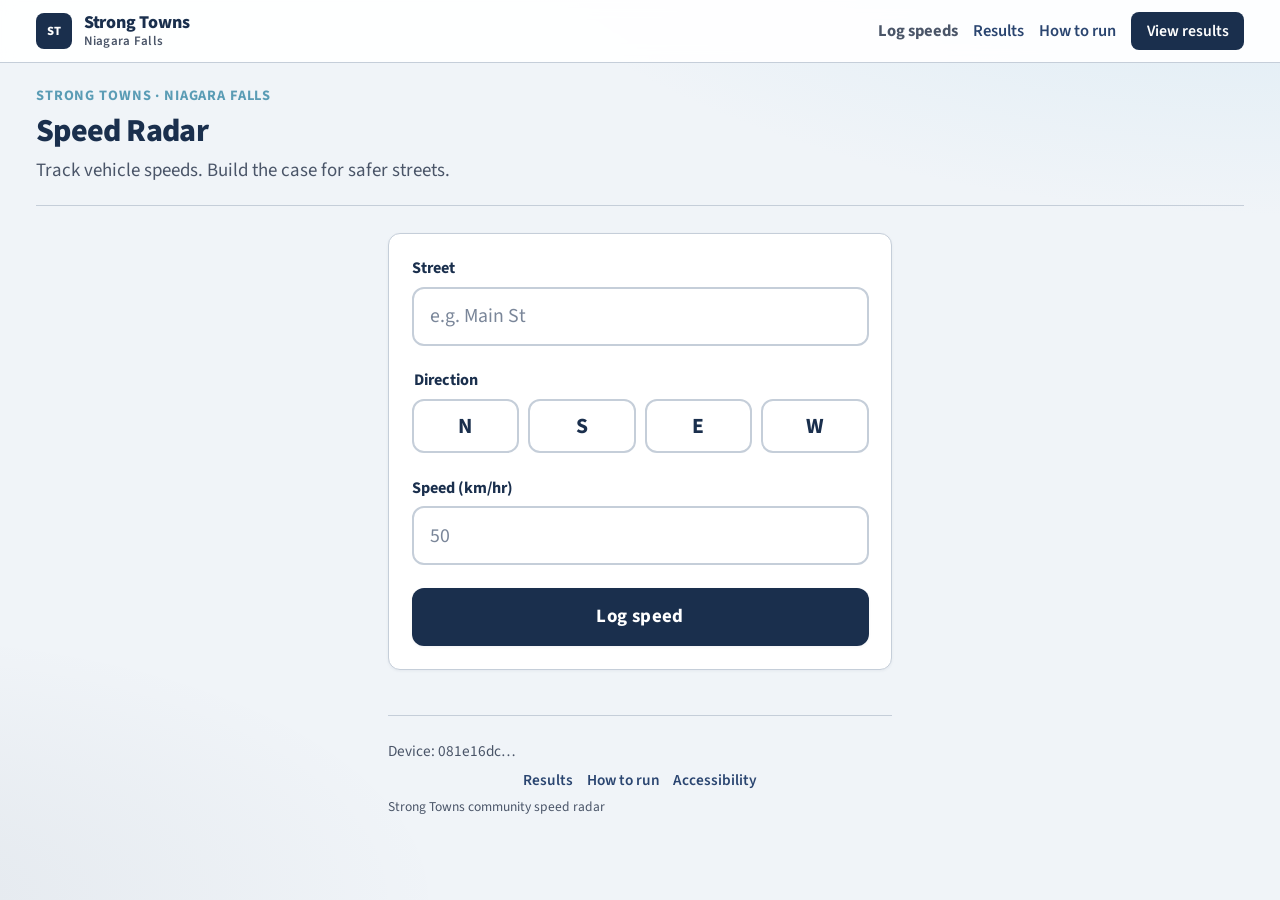
<file: index.html>
<!DOCTYPE html>
<html lang="en">
<head>
  <meta charset="UTF-8">
  <meta name="viewport" content="width=device-width, initial-scale=1.0">
  <title>Speed Radar · Strong Towns Niagara Falls</title>
  <link rel="icon" href="logo.png" type="image/png">
  <link rel="preconnect" href="https://fonts.googleapis.com">
  <link rel="preconnect" href="https://fonts.gstatic.com" crossorigin>
  <link href="https://fonts.googleapis.com/css2?family=Source+Sans+3:wght@400;600;700;800&display=swap" rel="stylesheet">
  <link rel="stylesheet" href="styles.css">
</head>
<body>
  <a class="skip-link" href="#main-content">Skip to main content</a>

  <div id="login-overlay" class="overlay" hidden>
    <div class="overlay-card">
      <div class="page-hero">
        <p class="eyebrow">Strong Towns · Niagara Falls</p>
        <h1>Speed Radar</h1>
        <p class="tagline">Community tool for safer streets</p>
      </div>
      <form id="login-form">
        <input type="text" name="username" autocomplete="username" tabindex="-1" aria-hidden="true" class="sr-only">
        <div class="field">
          <label for="password">Password</label>
          <input type="password" id="password" name="password" autocomplete="current-password" required aria-describedby="login-error">
        </div>
        <p id="login-error" class="error" role="alert" hidden>Incorrect password.</p>
        <button type="submit">Enter</button>
      </form>
    </div>
  </div>

  <div id="app" hidden>
    <header class="top-nav">
      <a class="top-nav-brand" href="index.html">
        <span class="brand-mark" aria-hidden="true">ST</span>
        <span class="brand-name">Strong Towns <span class="brand-place">Niagara Falls</span></span>
      </a>
      <nav class="top-nav-links" aria-label="Site">
        <span class="nav-current" aria-current="page">Log speeds</span>
        <a href="results.html">Results</a>
        <a href="guide.html">How to run</a>
        <a class="top-nav-cta" href="results.html">View results</a>
      </nav>
    </header>

    <main id="main-content" class="page-shell" tabindex="-1">
      <header class="page-hero">
        <p class="eyebrow">Strong Towns · Niagara Falls</p>
        <h1>Speed Radar</h1>
        <p class="tagline">Track vehicle speeds. Build the case for safer streets.</p>
      </header>

      <div class="page-content page-content--tracker">
        <form id="radar-form" novalidate>
          <div class="field">
            <label for="street">Street</label>
            <input type="text" id="street" name="street" inputmode="text" autocomplete="street-address" placeholder="e.g. Main St" required>
          </div>

          <fieldset class="field">
            <legend>Direction</legend>
            <div class="segmented" role="group" aria-label="Direction">
              <button type="button" class="dir-btn" data-direction="N" aria-pressed="false">N</button>
              <button type="button" class="dir-btn" data-direction="S" aria-pressed="false">S</button>
              <button type="button" class="dir-btn" data-direction="E" aria-pressed="false">E</button>
              <button type="button" class="dir-btn" data-direction="W" aria-pressed="false">W</button>
            </div>
          </fieldset>

          <div class="field">
            <label for="speed">Speed (km/hr)</label>
            <input type="number" id="speed" name="speed" inputmode="numeric" min="1" max="250" step="1" placeholder="50" required aria-describedby="form-error">
          </div>

          <p id="form-error" class="error" role="alert" aria-live="assertive" hidden></p>
          <button type="submit" id="submit-btn">Log speed</button>
        </form>

        <section id="recent-section" class="recent-section" hidden aria-labelledby="recent-heading">
          <h2 id="recent-heading">Recent readings</h2>
          <ul id="recent-list" class="recent-list"></ul>
        </section>

        <footer class="site-footer">
          <p id="status-line">Device: <span id="device-id"></span></p>
          <p id="queue-line" class="info-strip" hidden><span id="queue-count">0</span> pending — will retry automatically</p>
          <nav class="footer-nav" aria-label="Footer">
            <a href="results.html">Results</a>
            <a href="guide.html">How to run</a>
            <a href="accessibility.html">Accessibility</a>
          </nav>
          <p class="footer-credit">Strong Towns community speed radar</p>
        </footer>
      </div>
    </main>
  </div>

  <script src="app.js"></script>
</body>
</html>
</file>
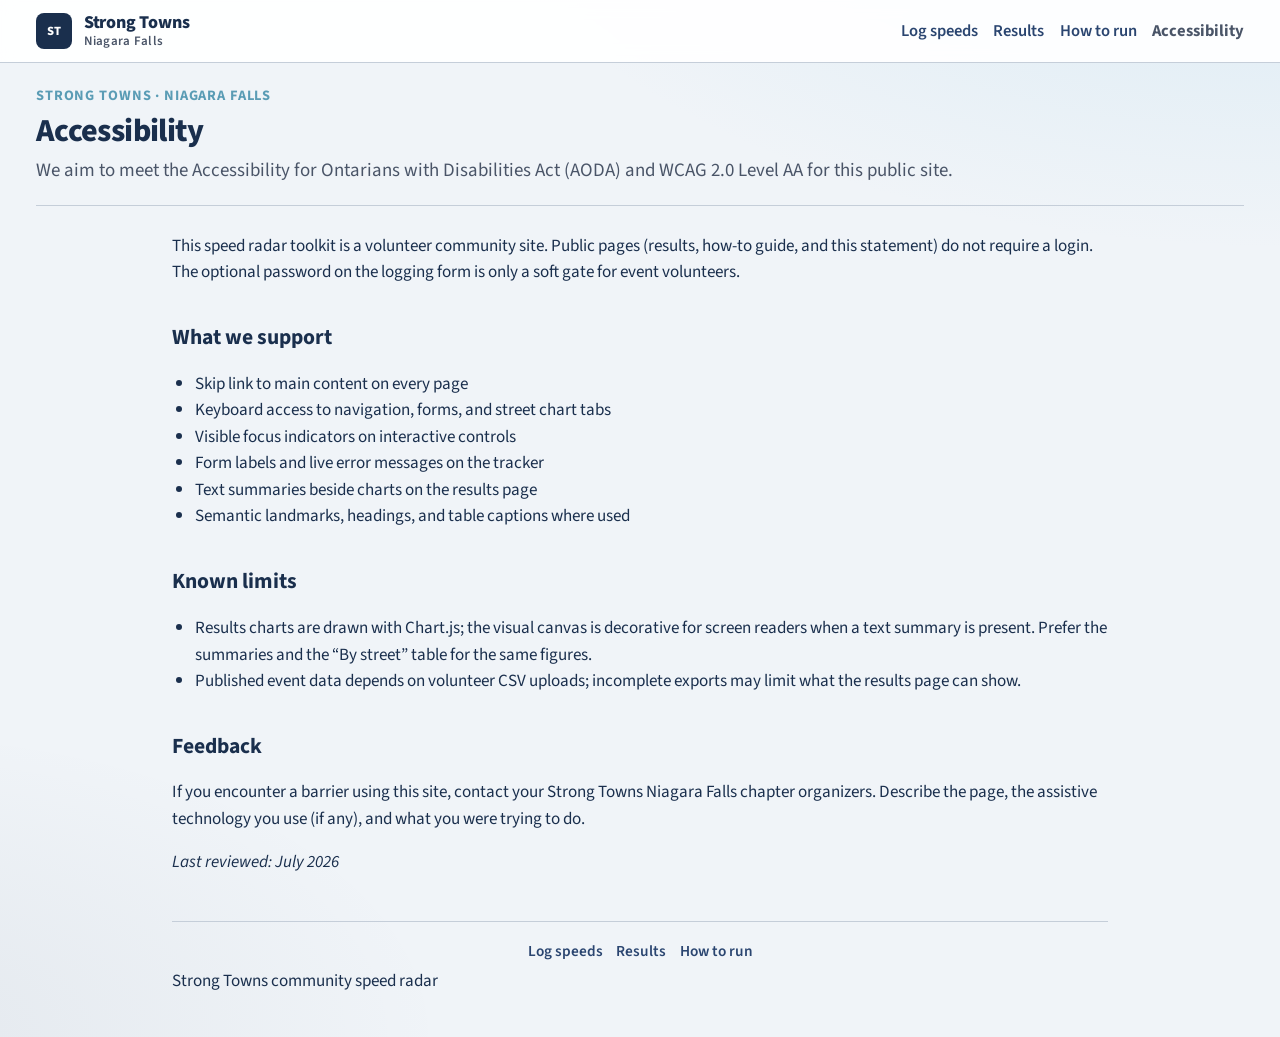
<file: accessibility.html>
<!DOCTYPE html>
<html lang="en">
<head>
  <meta charset="UTF-8">
  <meta name="viewport" content="width=device-width, initial-scale=1.0">
  <title>Accessibility · Strong Towns Speed Radar</title>
  <link rel="icon" href="logo.png" type="image/png">
  <link rel="preconnect" href="https://fonts.googleapis.com">
  <link rel="preconnect" href="https://fonts.gstatic.com" crossorigin>
  <link href="https://fonts.googleapis.com/css2?family=Source+Sans+3:wght@400;600;700;800&display=swap" rel="stylesheet">
  <link rel="stylesheet" href="styles.css">
</head>
<body>
  <a class="skip-link" href="#main-content">Skip to main content</a>

  <div id="a11y-app">
    <header class="top-nav">
      <a class="top-nav-brand" href="index.html">
        <span class="brand-mark" aria-hidden="true">ST</span>
        <span class="brand-name">Strong Towns <span class="brand-place">Niagara Falls</span></span>
      </a>
      <nav class="top-nav-links" aria-label="Site">
        <a href="index.html">Log speeds</a>
        <a href="results.html">Results</a>
        <a href="guide.html">How to run</a>
        <span class="nav-current" aria-current="page">Accessibility</span>
      </nav>
    </header>

    <main id="main-content" class="page-shell" tabindex="-1">
      <header class="page-hero">
        <p class="eyebrow">Strong Towns · Niagara Falls</p>
        <h1>Accessibility</h1>
        <p class="tagline">We aim to meet the Accessibility for Ontarians with Disabilities Act (AODA) and WCAG 2.0 Level AA for this public site.</p>
      </header>

      <div class="page-content page-content--prose a11y-prose">
        <p>This speed radar toolkit is a volunteer community site. Public pages (results, how-to guide, and this statement) do not require a login. The optional password on the logging form is only a soft gate for event volunteers.</p>

        <h2>What we support</h2>
        <ul>
          <li>Skip link to main content on every page</li>
          <li>Keyboard access to navigation, forms, and street chart tabs</li>
          <li>Visible focus indicators on interactive controls</li>
          <li>Form labels and live error messages on the tracker</li>
          <li>Text summaries beside charts on the results page</li>
          <li>Semantic landmarks, headings, and table captions where used</li>
        </ul>

        <h2>Known limits</h2>
        <ul>
          <li>Results charts are drawn with Chart.js; the visual canvas is decorative for screen readers when a text summary is present. Prefer the summaries and the “By street” table for the same figures.</li>
          <li>Published event data depends on volunteer CSV uploads; incomplete exports may limit what the results page can show.</li>
        </ul>

        <h2>Feedback</h2>
        <p>If you encounter a barrier using this site, contact your Strong Towns Niagara Falls chapter organizers. Describe the page, the assistive technology you use (if any), and what you were trying to do.</p>

        <p><em>Last reviewed: July 2026</em></p>

        <footer class="site-footer">
          <nav class="footer-nav" aria-label="Footer">
            <a href="index.html">Log speeds</a>
            <a href="results.html">Results</a>
            <a href="guide.html">How to run</a>
          </nav>
          <p class="footer-credit">Strong Towns community speed radar</p>
        </footer>
      </div>
    </main>
  </div>
</body>
</html>
</file>
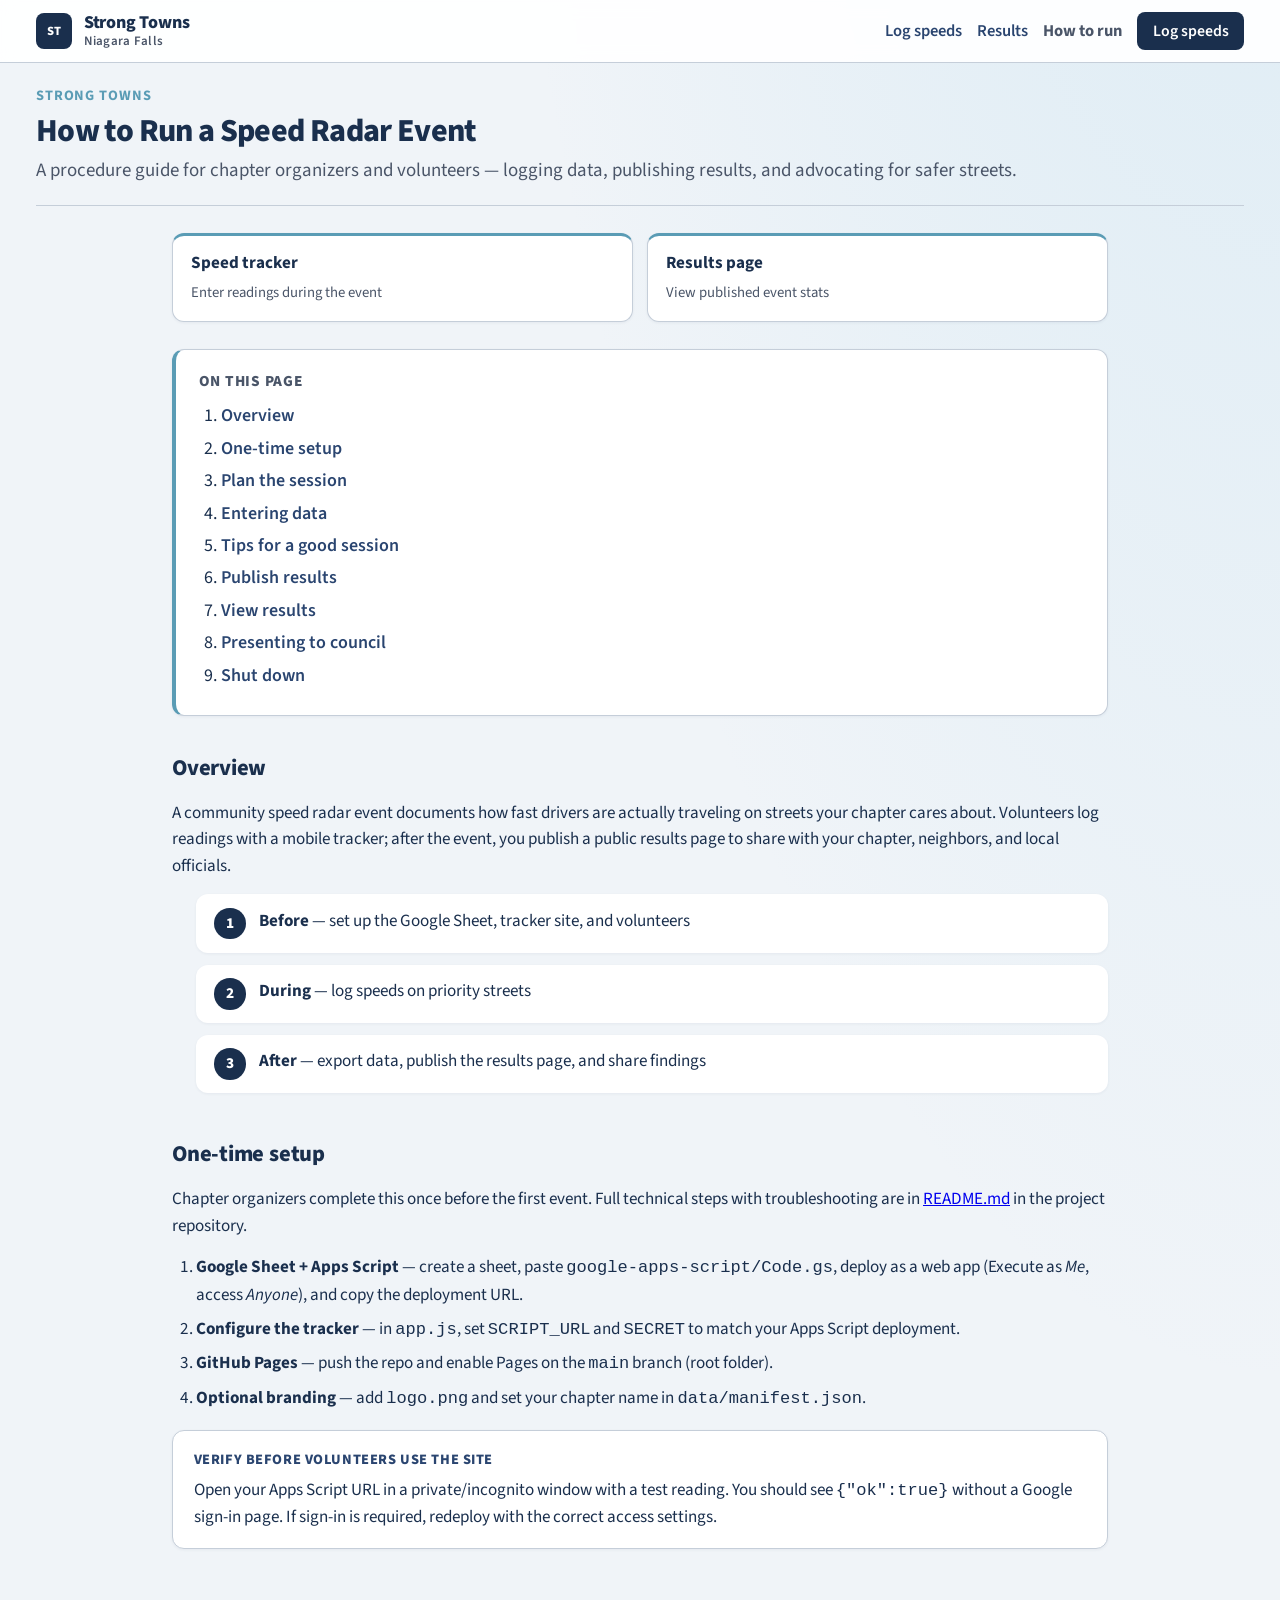
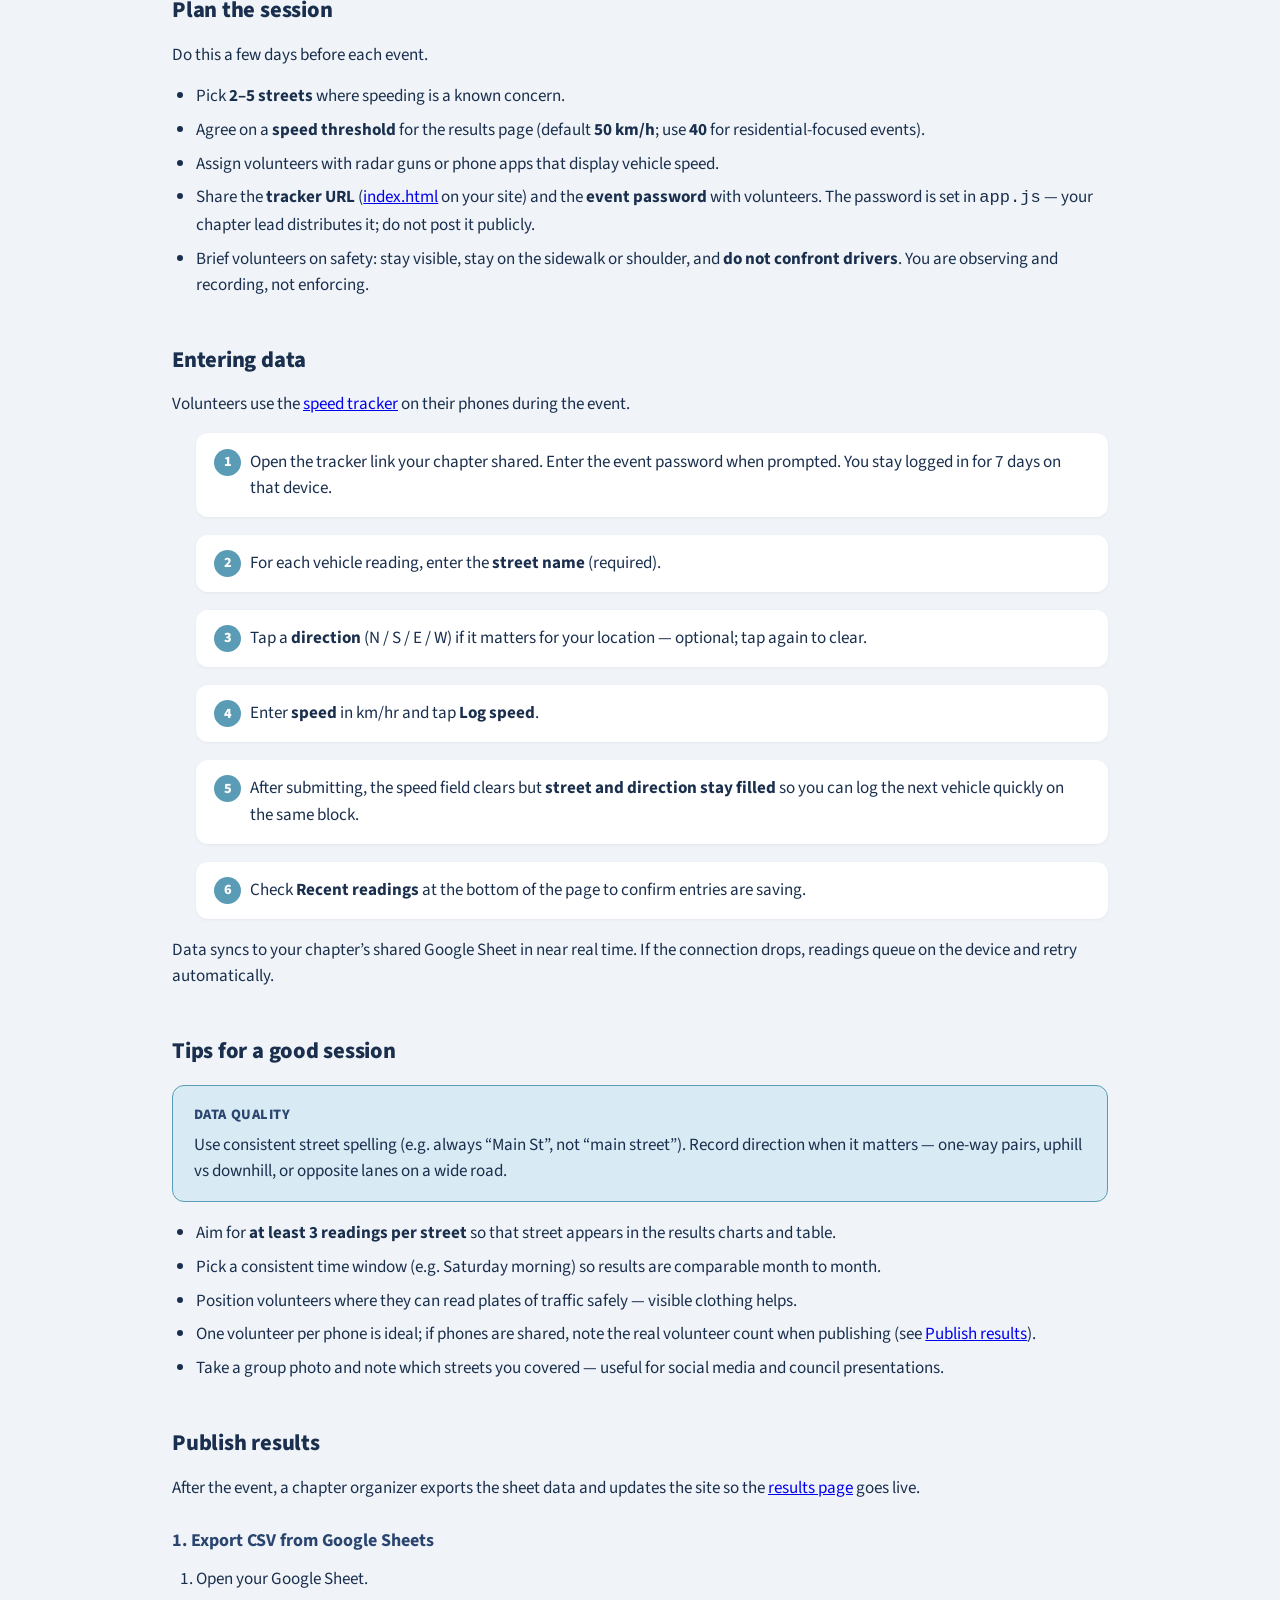
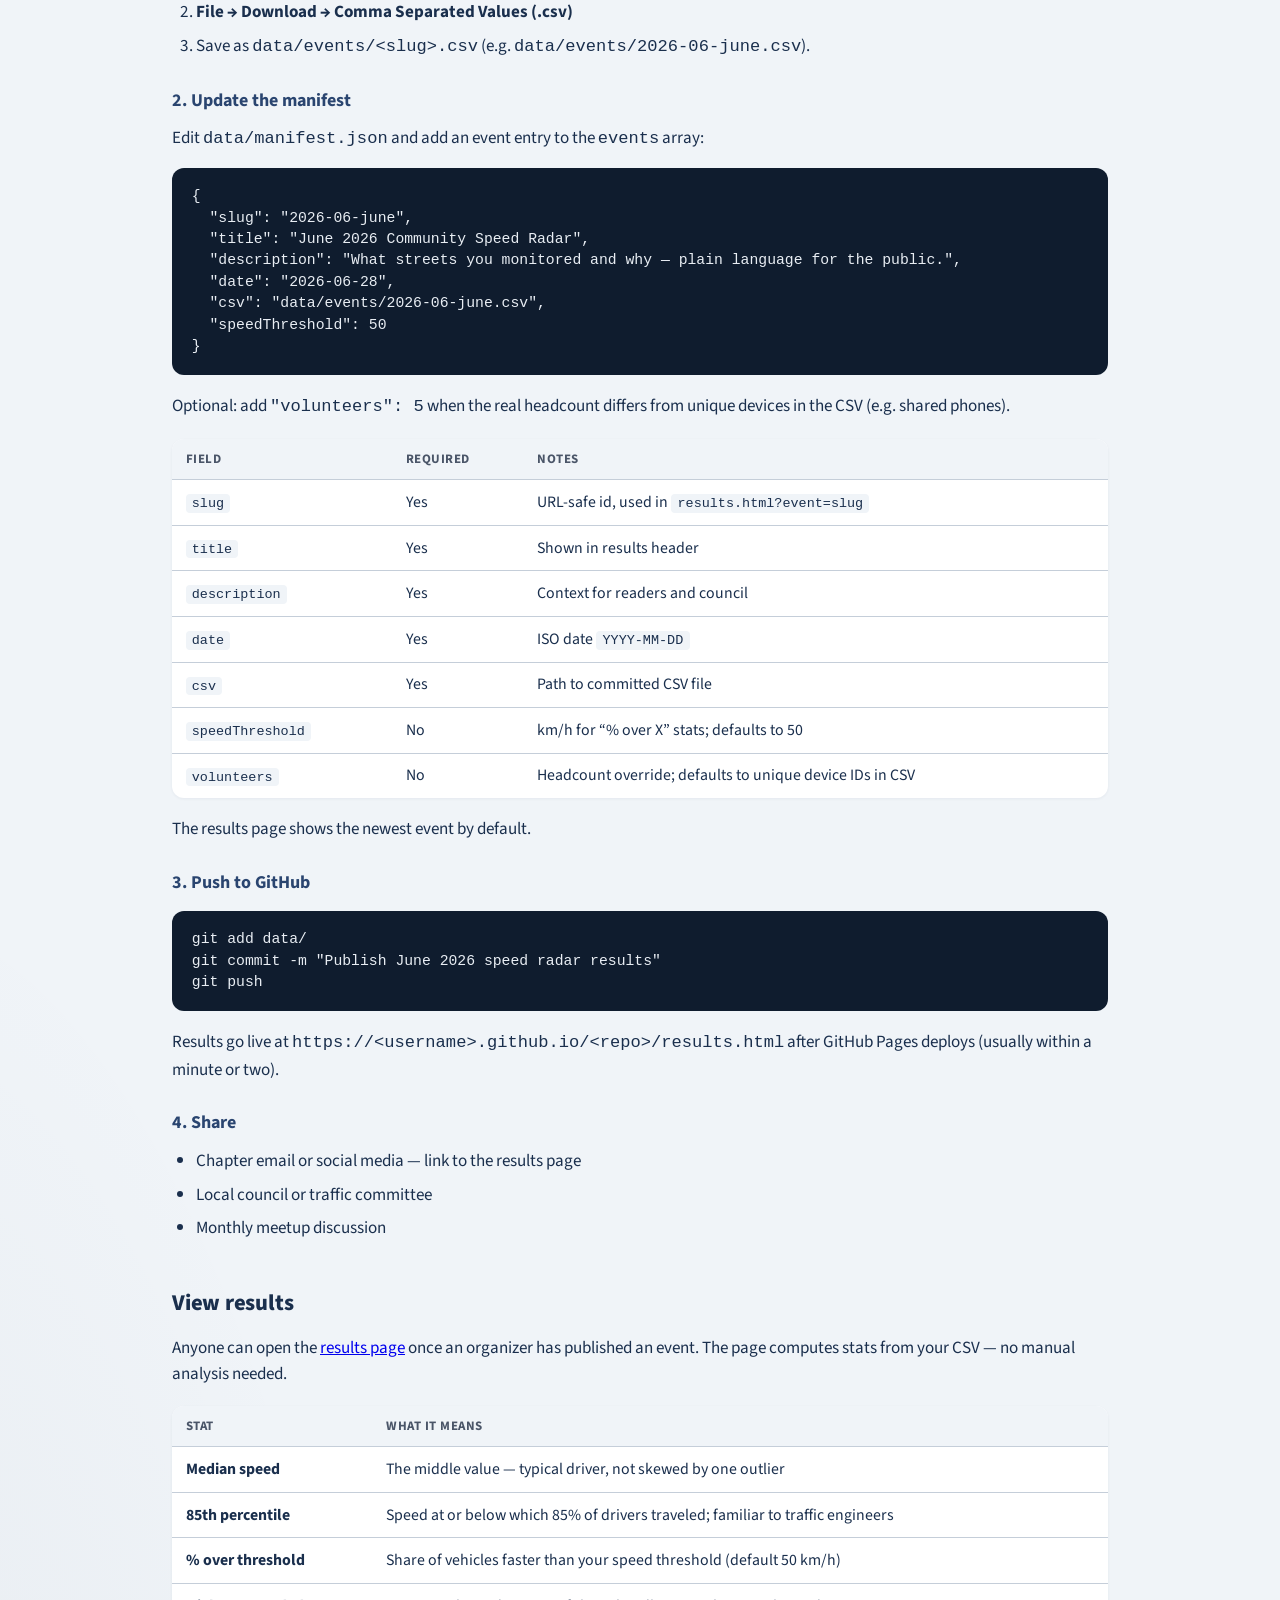
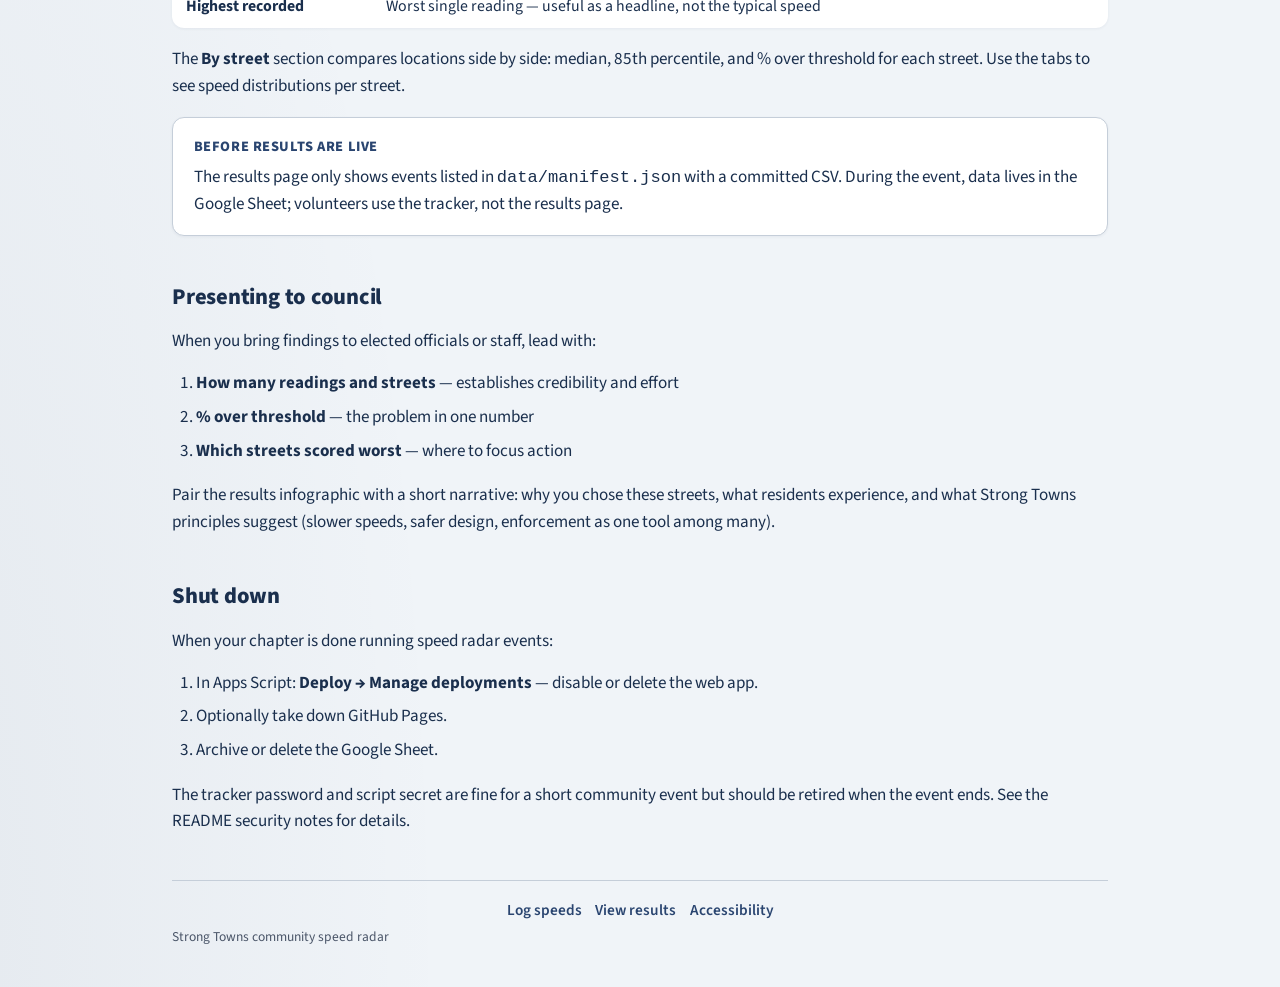
<file: guide.html>
<!DOCTYPE html>
<html lang="en">
<head>
  <meta charset="UTF-8">
  <meta name="viewport" content="width=device-width, initial-scale=1.0">
  <title>How to Run · Strong Towns Speed Radar</title>
  <link rel="icon" href="logo.png" type="image/png">
  <link rel="preconnect" href="https://fonts.googleapis.com">
  <link rel="preconnect" href="https://fonts.gstatic.com" crossorigin>
  <link href="https://fonts.googleapis.com/css2?family=Source+Sans+3:wght@400;600;700;800&display=swap" rel="stylesheet">
  <link rel="stylesheet" href="styles.css">
  <link rel="stylesheet" href="guide.css">
</head>
<body>
  <a class="skip-link" href="#main-content">Skip to main content</a>

  <div id="guide-app">
    <header class="top-nav">
      <a class="top-nav-brand" href="index.html">
        <span class="brand-mark" aria-hidden="true">ST</span>
        <span class="brand-name">Strong Towns <span class="brand-place">Niagara Falls</span></span>
      </a>
      <nav class="top-nav-links" aria-label="Site">
        <a href="index.html">Log speeds</a>
        <a href="results.html">Results</a>
        <span class="nav-current" aria-current="page">How to run</span>
        <a class="top-nav-cta" href="index.html">Log speeds</a>
      </nav>
    </header>

    <main id="main-content" class="page-shell" tabindex="-1">
      <header class="page-hero">
        <p class="eyebrow">Strong Towns</p>
        <h1>How to Run a Speed Radar Event</h1>
        <p class="tagline">A procedure guide for chapter organizers and volunteers — logging data, publishing results, and advocating for safer streets.</p>
      </header>

      <div class="page-content page-content--prose">
    <div class="guide-links">
      <a class="guide-link-card" href="index.html">
        <strong>Speed tracker</strong>
        <span>Enter readings during the event</span>
      </a>
      <a class="guide-link-card" href="results.html">
        <strong>Results page</strong>
        <span>View published event stats</span>
      </a>
    </div>

    <nav class="guide-toc" aria-label="On this page">
      <h2>On this page</h2>
      <ol>
        <li><a href="#overview">Overview</a></li>
        <li><a href="#setup">One-time setup</a></li>
        <li><a href="#plan">Plan the session</a></li>
        <li><a href="#entering-data">Entering data</a></li>
        <li><a href="#tips">Tips for a good session</a></li>
        <li><a href="#publish">Publish results</a></li>
        <li><a href="#view-results">View results</a></li>
        <li><a href="#council">Presenting to council</a></li>
        <li><a href="#shutdown">Shut down</a></li>
      </ol>
    </nav>

    <section class="guide-section" id="overview">
      <h2>Overview</h2>
      <p>A community speed radar event documents how fast drivers are actually traveling on streets your chapter cares about. Volunteers log readings with a mobile tracker; after the event, you publish a public results page to share with your chapter, neighbors, and local officials.</p>
      <ol class="guide-phase-list">
        <li>
          <span class="guide-phase-num">1</span>
          <span><strong>Before</strong> — set up the Google Sheet, tracker site, and volunteers</span>
        </li>
        <li>
          <span class="guide-phase-num">2</span>
          <span><strong>During</strong> — log speeds on priority streets</span>
        </li>
        <li>
          <span class="guide-phase-num">3</span>
          <span><strong>After</strong> — export data, publish the results page, and share findings</span>
        </li>
      </ol>
    </section>

    <section class="guide-section" id="setup">
      <h2>One-time setup</h2>
      <p>Chapter organizers complete this once before the first event. Full technical steps with troubleshooting are in <a href="README.md">README.md</a> in the project repository.</p>
      <ol>
        <li><strong>Google Sheet + Apps Script</strong> — create a sheet, paste <code>google-apps-script/Code.gs</code>, deploy as a web app (Execute as <em>Me</em>, access <em>Anyone</em>), and copy the deployment URL.</li>
        <li><strong>Configure the tracker</strong> — in <code>app.js</code>, set <code>SCRIPT_URL</code> and <code>SECRET</code> to match your Apps Script deployment.</li>
        <li><strong>GitHub Pages</strong> — push the repo and enable Pages on the <code>main</code> branch (root folder).</li>
        <li><strong>Optional branding</strong> — add <code>logo.png</code> and set your chapter name in <code>data/manifest.json</code>.</li>
      </ol>
      <div class="guide-callout guide-callout--note">
        <strong>Verify before volunteers use the site</strong>
        Open your Apps Script URL in a private/incognito window with a test reading. You should see <code>{"ok":true}</code> without a Google sign-in page. If sign-in is required, redeploy with the correct access settings.
      </div>
    </section>

    <section class="guide-section" id="plan">
      <h2>Plan the session</h2>
      <p>Do this a few days before each event.</p>
      <ul>
        <li>Pick <strong>2–5 streets</strong> where speeding is a known concern.</li>
        <li>Agree on a <strong>speed threshold</strong> for the results page (default <strong>50 km/h</strong>; use <strong>40</strong> for residential-focused events).</li>
        <li>Assign volunteers with radar guns or phone apps that display vehicle speed.</li>
        <li>Share the <strong>tracker URL</strong> (<a href="index.html">index.html</a> on your site) and the <strong>event password</strong> with volunteers. The password is set in <code>app.js</code> — your chapter lead distributes it; do not post it publicly.</li>
        <li>Brief volunteers on safety: stay visible, stay on the sidewalk or shoulder, and <strong>do not confront drivers</strong>. You are observing and recording, not enforcing.</li>
      </ul>
    </section>

    <section class="guide-section" id="entering-data">
      <h2>Entering data</h2>
      <p>Volunteers use the <a href="index.html">speed tracker</a> on their phones during the event.</p>
      <ol class="guide-steps">
        <li>Open the tracker link your chapter shared. Enter the event password when prompted. You stay logged in for 7 days on that device.</li>
        <li>For each vehicle reading, enter the <strong>street name</strong> (required).</li>
        <li>Tap a <strong>direction</strong> (N / S / E / W) if it matters for your location — optional; tap again to clear.</li>
        <li>Enter <strong>speed</strong> in km/hr and tap <strong>Log speed</strong>.</li>
        <li>After submitting, the speed field clears but <strong>street and direction stay filled</strong> so you can log the next vehicle quickly on the same block.</li>
        <li>Check <strong>Recent readings</strong> at the bottom of the page to confirm entries are saving.</li>
      </ol>
      <p>Data syncs to your chapter’s shared Google Sheet in near real time. If the connection drops, readings queue on the device and retry automatically.</p>
    </section>

    <section class="guide-section" id="tips">
      <h2>Tips for a good session</h2>
      <div class="guide-callout guide-callout--tip">
        <strong>Data quality</strong>
        Use consistent street spelling (e.g. always “Main St”, not “main street”). Record direction when it matters — one-way pairs, uphill vs downhill, or opposite lanes on a wide road.
      </div>
      <ul>
        <li>Aim for <strong>at least 3 readings per street</strong> so that street appears in the results charts and table.</li>
        <li>Pick a consistent time window (e.g. Saturday morning) so results are comparable month to month.</li>
        <li>Position volunteers where they can read plates of traffic safely — visible clothing helps.</li>
        <li>One volunteer per phone is ideal; if phones are shared, note the real volunteer count when publishing (see <a href="#publish">Publish results</a>).</li>
        <li>Take a group photo and note which streets you covered — useful for social media and council presentations.</li>
      </ul>
    </section>

    <section class="guide-section" id="publish">
      <h2>Publish results</h2>
      <p>After the event, a chapter organizer exports the sheet data and updates the site so the <a href="results.html">results page</a> goes live.</p>

      <h3>1. Export CSV from Google Sheets</h3>
      <ol>
        <li>Open your Google Sheet.</li>
        <li><strong>File → Download → Comma Separated Values (.csv)</strong></li>
        <li>Save as <code>data/events/&lt;slug&gt;.csv</code> (e.g. <code>data/events/2026-06-june.csv</code>).</li>
      </ol>

      <h3>2. Update the manifest</h3>
      <p>Edit <code>data/manifest.json</code> and add an event entry to the <code>events</code> array:</p>
      <pre class="guide-code"><code>{
  "slug": "2026-06-june",
  "title": "June 2026 Community Speed Radar",
  "description": "What streets you monitored and why — plain language for the public.",
  "date": "2026-06-28",
  "csv": "data/events/2026-06-june.csv",
  "speedThreshold": 50
}</code></pre>
      <p>Optional: add <code>"volunteers": 5</code> when the real headcount differs from unique devices in the CSV (e.g. shared phones).</p>
      <div class="guide-table-wrap">
        <table class="guide-table">
          <thead>
            <tr>
              <th>Field</th>
              <th>Required</th>
              <th>Notes</th>
            </tr>
          </thead>
          <tbody>
            <tr>
              <td><code>slug</code></td>
              <td>Yes</td>
              <td>URL-safe id, used in <code>results.html?event=slug</code></td>
            </tr>
            <tr>
              <td><code>title</code></td>
              <td>Yes</td>
              <td>Shown in results header</td>
            </tr>
            <tr>
              <td><code>description</code></td>
              <td>Yes</td>
              <td>Context for readers and council</td>
            </tr>
            <tr>
              <td><code>date</code></td>
              <td>Yes</td>
              <td>ISO date <code>YYYY-MM-DD</code></td>
            </tr>
            <tr>
              <td><code>csv</code></td>
              <td>Yes</td>
              <td>Path to committed CSV file</td>
            </tr>
            <tr>
              <td><code>speedThreshold</code></td>
              <td>No</td>
              <td>km/h for “% over X” stats; defaults to 50</td>
            </tr>
            <tr>
              <td><code>volunteers</code></td>
              <td>No</td>
              <td>Headcount override; defaults to unique device IDs in CSV</td>
            </tr>
          </tbody>
        </table>
      </div>
      <p>The results page shows the newest event by default.</p>

      <h3>3. Push to GitHub</h3>
      <pre class="guide-code"><code>git add data/
git commit -m "Publish June 2026 speed radar results"
git push</code></pre>
      <p>Results go live at <code>https://&lt;username&gt;.github.io/&lt;repo&gt;/results.html</code> after GitHub Pages deploys (usually within a minute or two).</p>

      <h3>4. Share</h3>
      <ul>
        <li>Chapter email or social media — link to the results page</li>
        <li>Local council or traffic committee</li>
        <li>Monthly meetup discussion</li>
      </ul>
    </section>

    <section class="guide-section" id="view-results">
      <h2>View results</h2>
      <p>Anyone can open the <a href="results.html">results page</a> once an organizer has published an event. The page computes stats from your CSV — no manual analysis needed.</p>
      <div class="guide-table-wrap">
        <table class="guide-table">
          <thead>
            <tr>
              <th>Stat</th>
              <th>What it means</th>
            </tr>
          </thead>
          <tbody>
            <tr>
              <td><strong>Median speed</strong></td>
              <td>The middle value — typical driver, not skewed by one outlier</td>
            </tr>
            <tr>
              <td><strong>85th percentile</strong></td>
              <td>Speed at or below which 85% of drivers traveled; familiar to traffic engineers</td>
            </tr>
            <tr>
              <td><strong>% over threshold</strong></td>
              <td>Share of vehicles faster than your speed threshold (default 50 km/h)</td>
            </tr>
            <tr>
              <td><strong>Highest recorded</strong></td>
              <td>Worst single reading — useful as a headline, not the typical speed</td>
            </tr>
          </tbody>
        </table>
      </div>
      <p>The <strong>By street</strong> section compares locations side by side: median, 85th percentile, and % over threshold for each street. Use the tabs to see speed distributions per street.</p>
      <div class="guide-callout guide-callout--note">
        <strong>Before results are live</strong>
        The results page only shows events listed in <code>data/manifest.json</code> with a committed CSV. During the event, data lives in the Google Sheet; volunteers use the tracker, not the results page.
      </div>
    </section>

    <section class="guide-section" id="council">
      <h2>Presenting to council</h2>
      <p>When you bring findings to elected officials or staff, lead with:</p>
      <ol>
        <li><strong>How many readings and streets</strong> — establishes credibility and effort</li>
        <li><strong>% over threshold</strong> — the problem in one number</li>
        <li><strong>Which streets scored worst</strong> — where to focus action</li>
      </ol>
      <p>Pair the results infographic with a short narrative: why you chose these streets, what residents experience, and what Strong Towns principles suggest (slower speeds, safer design, enforcement as one tool among many).</p>
    </section>

    <section class="guide-section" id="shutdown">
      <h2>Shut down</h2>
      <p>When your chapter is done running speed radar events:</p>
      <ol>
        <li>In Apps Script: <strong>Deploy → Manage deployments</strong> — disable or delete the web app.</li>
        <li>Optionally take down GitHub Pages.</li>
        <li>Archive or delete the Google Sheet.</li>
      </ol>
      <p>The tracker password and script secret are fine for a short community event but should be retired when the event ends. See the README security notes for details.</p>
    </section>

    <footer class="site-footer">
      <nav class="footer-nav" aria-label="Footer">
        <a href="index.html">Log speeds</a>
        <a href="results.html">View results</a>
        <a href="accessibility.html">Accessibility</a>
      </nav>
      <p class="footer-credit">Strong Towns community speed radar</p>
    </footer>
    </div>
    </main>
  </div>
</body>
</html>
</file>
<file: styles.css>
*,
*::before,
*::after {
  box-sizing: border-box;
}

.sr-only {
  position: absolute;
  width: 1px;
  height: 1px;
  padding: 0;
  margin: -1px;
  overflow: hidden;
  clip: rect(0, 0, 0, 0);
  white-space: nowrap;
  border: 0;
}

:root {
  --st-navy: #1a2f4d;
  --st-navy-dark: #0f1c2e;
  --st-navy-mid: #2a4570;
  --st-accent: #8ecae6;
  --st-accent-dark: #5a9cb5;
  --bg: #f0f4f8;
  --surface: #ffffff;
  --panel: #e8eef4;
  --text: #1a2f4d;
  --muted: #4a5568;
  --border: #c5ced9;
  --error: #b42318;
  --success: #1e6b3a;
  --radius: 12px;
  --shadow: 0 1px 3px rgba(26, 47, 77, 0.06);
  --page-max-width: 72rem;
  --page-padding: clamp(1rem, 3vw, 2rem);
  --content-narrow: 32rem;
  --nav-height: 3.5rem;
  --focus-ring: 2px solid var(--st-accent-dark);
  --font: "Source Sans 3", "Segoe UI", sans-serif;
}

html {
  font-size: 18px;
  scroll-behavior: smooth;
}

@media (prefers-reduced-motion: reduce) {
  html {
    scroll-behavior: auto;
  }

  *,
  *::before,
  *::after {
    animation-duration: 0.01ms !important;
    animation-iteration-count: 1 !important;
    transition-duration: 0.01ms !important;
  }
}

body {
  margin: 0;
  min-height: 100dvh;
  font-family: var(--font);
  background:
    radial-gradient(ellipse 120% 80% at 100% -20%, rgba(142, 202, 230, 0.28), transparent 55%),
    radial-gradient(ellipse 90% 60% at -10% 100%, rgba(26, 47, 77, 0.06), transparent 50%),
    var(--bg);
  color: var(--text);
  line-height: 1.45;
}

h1 {
  margin: 0;
  font-size: 1.55rem;
  font-weight: 800;
  letter-spacing: -0.02em;
  line-height: 1.15;
  color: var(--st-navy);
}

a:focus-visible,
button:focus-visible,
input:focus-visible,
select:focus-visible,
summary:focus-visible {
  outline: var(--focus-ring);
  outline-offset: 2px;
}

.skip-link {
  position: absolute;
  left: 0.75rem;
  top: -3rem;
  z-index: 200;
  padding: 0.5rem 0.85rem;
  background: var(--st-navy);
  color: #fff;
  font-weight: 700;
  text-decoration: none;
  border-radius: 8px;
}

.skip-link:focus {
  top: 0.75rem;
}

/* ——— Top nav (UnionOps-inspired chrome, ST colours) ——— */

.top-nav {
  position: sticky;
  top: 0;
  z-index: 50;
  display: flex;
  flex-wrap: wrap;
  align-items: center;
  justify-content: space-between;
  gap: 0.75rem 1.25rem;
  min-height: var(--nav-height);
  padding: 0.65rem var(--page-padding);
  background: rgba(255, 255, 255, 0.92);
  backdrop-filter: blur(8px);
  border-bottom: 1px solid var(--border);
}

@media (min-width: 768px) {
  .top-nav {
    padding-left: max(var(--page-padding), calc((100% - var(--page-max-width)) / 2 + var(--page-padding)));
    padding-right: max(var(--page-padding), calc((100% - var(--page-max-width)) / 2 + var(--page-padding)));
  }
}

.top-nav-brand {
  display: flex;
  align-items: center;
  gap: 0.65rem;
  text-decoration: none;
  color: var(--st-navy);
  min-width: 0;
}

.top-nav-brand:hover .brand-name {
  color: var(--st-navy-mid);
}

.brand-mark {
  flex-shrink: 0;
  display: inline-flex;
  align-items: center;
  justify-content: center;
  width: 2rem;
  height: 2rem;
  font-size: 0.7rem;
  font-weight: 800;
  letter-spacing: 0.02em;
  color: #fff;
  background: var(--st-navy);
  border-radius: 8px;
}

.brand-name {
  font-weight: 800;
  font-size: 1rem;
  letter-spacing: -0.01em;
  line-height: 1.2;
}

.brand-place {
  display: block;
  font-size: 0.72rem;
  font-weight: 600;
  color: var(--muted);
  letter-spacing: 0.02em;
}

.top-nav-links {
  display: flex;
  flex-wrap: wrap;
  align-items: center;
  gap: 0.35rem 0.85rem;
  font-size: 0.92rem;
}

.top-nav-links a {
  color: var(--st-navy-mid);
  font-weight: 600;
  text-decoration: none;
}

.top-nav-links a:hover {
  text-decoration: underline;
  text-underline-offset: 3px;
}

.top-nav-links .nav-current {
  color: var(--muted);
  font-weight: 700;
}

.top-nav-cta {
  display: inline-flex;
  align-items: center;
  justify-content: center;
  padding: 0.4rem 0.85rem;
  font-size: 0.88rem;
  font-weight: 700;
  color: #fff !important;
  background: var(--st-navy);
  border-radius: 8px;
  text-decoration: none !important;
}

.top-nav-cta:hover {
  background: var(--st-navy-dark);
}

/* ——— Page shell ——— */

#app,
#results-app,
#guide-app,
#a11y-app {
  margin: 0;
  padding: 0 0 2rem;
}

.page-shell {
  max-width: var(--page-max-width);
  margin: 0 auto;
  padding: 1.25rem var(--page-padding) 0;
}

.page-hero {
  margin: 0 0 1.5rem;
  padding-bottom: 1.15rem;
  border-bottom: 1px solid var(--border);
}

.page-hero h1 {
  font-size: clamp(1.5rem, 2.5vw, 1.95rem);
}

.page-hero .eyebrow {
  margin: 0 0 0.35rem;
  font-size: 0.8rem;
  font-weight: 700;
  letter-spacing: 0.06em;
  text-transform: uppercase;
  color: var(--st-accent-dark);
}

.page-hero .tagline,
.page-hero .event-date {
  margin: 0.45rem 0 0;
  font-size: 1.05rem;
  line-height: 1.4;
  color: var(--muted);
}

.page-hero .event-date {
  font-size: 0.95rem;
  font-weight: 600;
  color: var(--st-navy-mid);
}

.page-content {
  width: 100%;
  margin-inline: auto;
}

.page-content--tracker {
  max-width: var(--content-narrow);
}

.page-content--tracker .site-footer {
  text-align: left;
}

@media (min-width: 768px) {
  .page-content--tracker {
    max-width: 28rem;
  }
}

.page-content--prose {
  max-width: 52rem;
}

.page-content--prose .site-footer {
  text-align: left;
}

.page-content--wide {
  max-width: 64rem;
}

.site-footer {
  margin-top: 2.5rem;
  padding-top: 1rem;
  border-top: 1px solid var(--border);
  font-size: 0.85rem;
  color: var(--muted);
  text-align: center;
}

.site-footer a {
  color: var(--st-navy-mid);
  font-weight: 600;
  text-decoration: none;
}

.site-footer a:hover {
  text-decoration: underline;
}

.site-footer p {
  margin: 0.35rem 0;
}

.footer-credit {
  margin-top: 0.5rem;
  font-size: 0.75rem;
}

.footer-nav {
  display: flex;
  flex-wrap: wrap;
  justify-content: center;
  gap: 0.35rem 0.75rem;
}

/* ——— Login overlay ——— */

.overlay {
  position: fixed;
  inset: 0;
  align-items: center;
  justify-content: center;
  background: var(--bg);
  z-index: 100;
  padding: 1rem;
}

.overlay:not([hidden]) {
  display: flex;
}

.overlay[hidden],
main[hidden],
#app[hidden] {
  display: none !important;
}

.overlay-card {
  width: 100%;
  max-width: 28rem;
  margin: 0 auto;
  background: var(--surface);
  border: 1px solid var(--border);
  border-radius: var(--radius);
  box-shadow: var(--shadow);
  padding: 1.5rem 1.35rem;
}

.overlay-card .page-hero {
  margin-bottom: 1.25rem;
  padding-bottom: 1rem;
}

/* ——— Form controls ——— */

.field {
  margin-bottom: 1.25rem;
}

label,
legend {
  display: block;
  font-weight: 700;
  font-size: 0.9rem;
  color: var(--st-navy);
  margin-bottom: 0.4rem;
}

fieldset {
  border: none;
  margin: 0;
  padding: 0;
}

input[type="text"],
input[type="number"],
input[type="password"],
select {
  width: 100%;
  padding: 0.75rem 0.9rem;
  font-size: 1.1rem;
  font-family: inherit;
  border: 2px solid var(--border);
  border-radius: var(--radius);
  background: var(--surface);
  color: var(--text);
}

input::placeholder {
  color: #7a8699;
}

input:focus {
  outline: var(--focus-ring);
  outline-offset: 1px;
  border-color: var(--st-navy-mid);
}

.segmented {
  display: grid;
  grid-template-columns: repeat(4, 1fr);
  gap: 0.5rem;
}

.dir-btn {
  display: flex;
  align-items: center;
  justify-content: center;
  min-height: 3rem;
  margin: 0;
  font-size: 1.2rem;
  font-weight: 700;
  border: 2px solid var(--border);
  border-radius: var(--radius);
  background: var(--surface);
  cursor: pointer;
  user-select: none;
  color: var(--st-navy);
  font-family: inherit;
}

.dir-btn.active {
  background: var(--st-accent);
  border-color: var(--st-accent-dark);
  color: var(--st-navy-dark);
}

.dir-btn:focus-visible {
  outline: var(--focus-ring);
  outline-offset: 2px;
}

button[type="submit"] {
  width: 100%;
  min-height: 3.25rem;
  font-size: 1.05rem;
  font-weight: 700;
  letter-spacing: 0.02em;
  font-family: inherit;
  color: #fff;
  background: var(--st-navy);
  border: none;
  border-radius: var(--radius);
  cursor: pointer;
  box-shadow: var(--shadow);
}

button[type="submit"]:hover {
  background: var(--st-navy-dark);
}

button[type="submit"]:disabled {
  opacity: 0.6;
  cursor: not-allowed;
}

button.success {
  background: var(--success);
}

.error {
  color: var(--error);
  font-size: 0.9rem;
  margin: 0.5rem 0;
}

#radar-form {
  background: var(--surface);
  padding: 1.25rem;
  border-radius: var(--radius);
  border: 1px solid var(--border);
  box-shadow: var(--shadow);
}

#queue-line {
  color: var(--st-navy-mid);
  font-weight: 600;
}

.info-strip {
  margin: 1rem 0;
  padding: 0.75rem 1rem;
  background: var(--panel);
  border-radius: var(--radius);
  border-left: 4px solid var(--st-accent-dark);
  font-size: 0.9rem;
  color: var(--st-navy);
}

.recent-section {
  margin-top: 1.75rem;
  padding-top: 1.25rem;
  border-top: 1px solid var(--border);
}

.recent-section h2 {
  margin: 0 0 0.75rem;
  font-size: 0.85rem;
  font-weight: 700;
  letter-spacing: 0.06em;
  text-transform: uppercase;
  color: var(--muted);
}

.recent-list {
  list-style: none;
  margin: 0;
  padding: 0;
}

.recent-list li {
  display: flex;
  justify-content: space-between;
  gap: 0.75rem;
  padding: 0.65rem 0.75rem;
  margin-bottom: 0.35rem;
  background: var(--surface);
  border-radius: 8px;
  border: 1px solid var(--border);
  border-left: 3px solid var(--st-accent-dark);
  font-size: 0.95rem;
}

.recent-list li:last-child {
  margin-bottom: 0;
}

.recent-main {
  font-weight: 600;
  color: var(--st-navy);
}

.recent-meta {
  color: var(--muted);
  font-size: 0.8rem;
  white-space: nowrap;
}

/* Accessibility statement */

.a11y-prose h2 {
  margin: 2rem 0 0.75rem;
  font-size: 1.2rem;
  color: var(--st-navy);
}

.a11y-prose p,
.a11y-prose li {
  font-size: 0.95rem;
  line-height: 1.55;
  color: var(--text);
}

.a11y-prose ul {
  padding-left: 1.25rem;
}
</file>
<file: guide.css>
.guide-toc {
  margin-bottom: 2rem;
  padding: 1.1rem 1.25rem;
  background: var(--surface);
  border-radius: var(--radius);
  box-shadow: var(--shadow);
  border: 1px solid var(--border);
  border-left: 4px solid var(--st-accent-dark);
}

.guide-toc h2 {
  margin: 0 0 0.65rem;
  font-size: 0.85rem;
  font-weight: 800;
  text-transform: uppercase;
  letter-spacing: 0.05em;
  color: var(--muted);
}

.guide-toc ol {
  margin: 0;
  padding-left: 1.25rem;
}

.guide-toc li {
  margin: 0.35rem 0;
}

.guide-toc a {
  color: var(--st-navy-mid);
  font-weight: 600;
  text-decoration: none;
}

.guide-toc a:hover {
  text-decoration: underline;
}

.guide-section {
  margin-bottom: 2.5rem;
  scroll-margin-top: 1rem;
}

.guide-section h2 {
  margin: 0 0 0.85rem;
  font-size: 1.25rem;
  font-weight: 800;
  color: var(--st-navy);
  letter-spacing: -0.01em;
}

.guide-section h3 {
  margin: 1.5rem 0 0.65rem;
  font-size: 1rem;
  font-weight: 700;
  color: var(--st-navy-mid);
}

.guide-section p,
.guide-section li {
  font-size: 0.95rem;
  line-height: 1.55;
}

.guide-section p {
  margin: 0 0 0.85rem;
}

.guide-section ul,
.guide-section ol {
  margin: 0 0 1rem;
  padding-left: 1.35rem;
}

.guide-section li {
  margin: 0.4rem 0;
}

.guide-section li ul {
  margin-top: 0.35rem;
}

.guide-phase-list {
  list-style: none;
  padding: 0;
  margin: 0 0 1rem;
}

.guide-phase-list li {
  display: flex;
  gap: 0.75rem;
  align-items: flex-start;
  margin: 0.65rem 0;
  padding: 0.75rem 1rem;
  background: var(--surface);
  border-radius: var(--radius);
  box-shadow: var(--shadow);
}

.guide-phase-num {
  flex-shrink: 0;
  width: 1.75rem;
  height: 1.75rem;
  display: flex;
  align-items: center;
  justify-content: center;
  font-size: 0.85rem;
  font-weight: 800;
  color: #fff;
  background: var(--st-navy);
  border-radius: 50%;
}

.guide-callout {
  margin: 1rem 0;
  padding: 1rem 1.15rem;
  border-radius: var(--radius);
  font-size: 0.95rem;
  line-height: 1.5;
}

.guide-callout--tip {
  background: rgba(142, 202, 230, 0.25);
  border: 1px solid var(--st-accent-dark);
  color: var(--st-navy);
}

.guide-callout--note {
  background: var(--surface);
  border: 1px solid var(--border);
  box-shadow: var(--shadow);
  color: var(--text);
}

.guide-callout strong {
  display: block;
  margin-bottom: 0.35rem;
  font-size: 0.8rem;
  font-weight: 800;
  text-transform: uppercase;
  letter-spacing: 0.04em;
  color: var(--st-navy-mid);
}

.guide-steps {
  list-style: none;
  padding: 0;
  margin: 0 0 1rem;
  counter-reset: step;
}

.guide-steps > li {
  position: relative;
  margin: 0 0 1rem;
  padding: 0.85rem 1rem 0.85rem 3rem;
  background: var(--surface);
  border-radius: var(--radius);
  box-shadow: var(--shadow);
  counter-increment: step;
}

.guide-steps > li::before {
  content: counter(step);
  position: absolute;
  left: 1rem;
  top: 0.85rem;
  width: 1.5rem;
  height: 1.5rem;
  display: flex;
  align-items: center;
  justify-content: center;
  font-size: 0.8rem;
  font-weight: 800;
  color: #fff;
  background: var(--st-accent-dark);
  border-radius: 50%;
}

.guide-code {
  margin: 0.85rem 0 1rem;
  padding: 1rem 1.1rem;
  overflow-x: auto;
  font-size: 0.82rem;
  line-height: 1.45;
  background: var(--st-navy-dark);
  color: #e8edf3;
  border-radius: var(--radius);
}

.guide-code code {
  font-family: ui-monospace, "Cascadia Code", "Consolas", monospace;
  white-space: pre;
}

.guide-table-wrap {
  overflow-x: auto;
  margin: 1rem 0;
  background: var(--surface);
  border-radius: var(--radius);
  box-shadow: var(--shadow);
}

.guide-table {
  width: 100%;
  border-collapse: collapse;
  font-size: 0.88rem;
}

.guide-table th,
.guide-table td {
  padding: 0.6rem 0.75rem;
  text-align: left;
  border-bottom: 1px solid var(--border);
  vertical-align: top;
}

.guide-table th {
  font-size: 0.72rem;
  font-weight: 700;
  text-transform: uppercase;
  letter-spacing: 0.04em;
  color: var(--muted);
  background: var(--bg);
}

.guide-table tbody tr:last-child td {
  border-bottom: none;
}

.guide-table code {
  font-size: 0.85em;
  background: var(--bg);
  padding: 0.1rem 0.35rem;
  border-radius: 4px;
}

.guide-links {
  display: flex;
  flex-wrap: wrap;
  gap: 0.75rem;
  margin: 0 0 1.5rem;
}

.guide-link-card {
  flex: 1 1 12rem;
  padding: 0.85rem 1rem;
  background: var(--surface);
  border-radius: var(--radius);
  box-shadow: var(--shadow);
  text-decoration: none;
  color: inherit;
  border: 1px solid var(--border);
  border-top: 3px solid var(--st-accent-dark);
  transition: box-shadow 0.15s;
}

.guide-link-card:hover {
  box-shadow: 0 4px 16px rgba(26, 47, 77, 0.12);
}

.guide-link-card strong {
  display: block;
  font-size: 0.95rem;
  color: var(--st-navy);
  margin-bottom: 0.2rem;
}

.guide-link-card span {
  font-size: 0.82rem;
  color: var(--muted);
}
</file>
